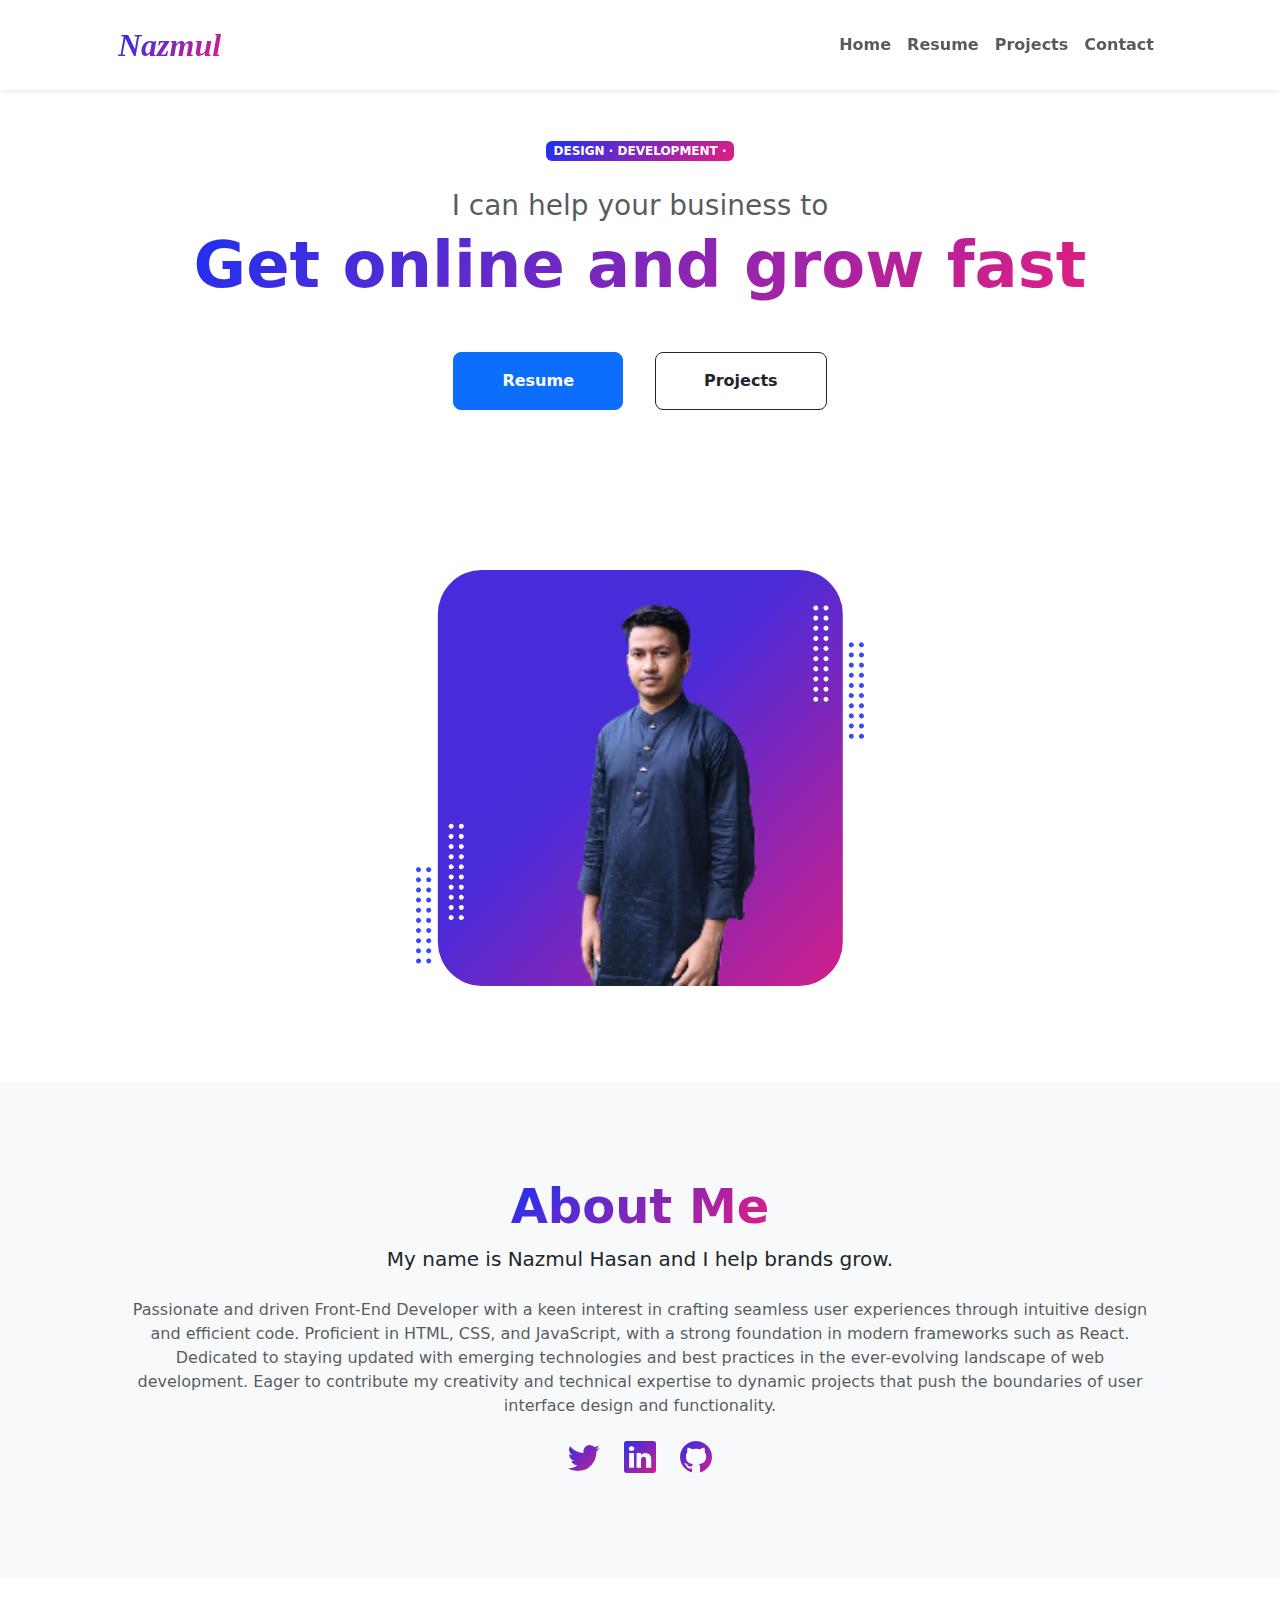
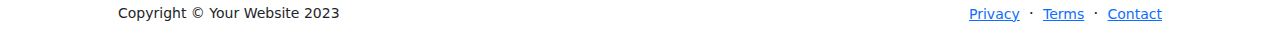
<file: index.html>
<!DOCTYPE html>
<html lang="en" data-bs-theme="light">

    <head>
        <meta charset="utf-8" />
        <meta name="viewport" content="width=device-width, initial-scale=1, shrink-to-fit=no" />
        <meta name="description" content="" />
        <meta name="author" content="" />
        <title>Nazmul</title>
        <link rel="icon" type="image/x-icon" href="assets/favicon.ico" />
        <link href="https://cdn.jsdelivr.net/npm/bootstrap-icons@1.8.1/font/bootstrap-icons.css" rel="stylesheet" />
        <link href="css/bootstrap.css" rel="stylesheet" />
        <link href="css/style.css" rel="stylesheet" />
    </head>

    <body class="d-flex flex-column h-100">
        <main class="flex-shrink-0">

            <!-- Navigation-->
            <nav class="navbar shadow-sm sticky-top navbar-expand-lg navbar-light bg-white py-3">
                <div class="container px-5">
                    <a class="navbar-brand" href="index.html"><span class="fw-bolder text-gradient">Nazmul</span></a>
                    <button class="navbar-toggler" type="button" data-bs-toggle="collapse" data-bs-target="#navbarSupportedContent" aria-controls="navbarSupportedContent" aria-expanded="false" aria-label="Toggle navigation"><span class="navbar-toggler-icon"></span></button>
                    <div class="collapse navbar-collapse" id="navbarSupportedContent">
                        <ul class="navbar-nav ms-auto mb-2 mb-lg-0 small fw-bolder">
                            <li class="nav-item"><a class="nav-link" href="index.html">Home</a></li>
                            <li class="nav-item"><a class="nav-link" href="resume.html">Resume</a></li>
                            <li class="nav-item"><a class="nav-link" href="projects.html">Projects</a></li>
                            <li class="nav-item"><a class="nav-link" href="contact.html">Contact</a></li>
                        </ul>
                    </div>
                </div>
            </nav>

            <!-- Header-->
            <header class="py-5">
                <div class="container px-5 pb-5">
                    <div class="row gx-5 align-items-center">
                        <div class="col-xxl-5">
                            <!-- Header text content-->
                            <div class="text-center text-xxl-start">
                                <div class="badge bg-gradient-primary-to-secondary text-white mb-4"><div class="text-uppercase">Design &middot; Development &middot;</div></div>
                                <div class="fs-3 fw-light text-muted">I can help your business to</div>
                                <h1 class="display-3 fw-bolder mb-5"><span class="text-gradient d-inline">Get online and grow fast</span></h1>
                                <div class="d-grid gap-3 d-sm-flex justify-content-sm-center justify-content-xxl-start mb-3">
                                    <a class="btn btn-primary btn-lg px-5 py-3 me-sm-3 fs-6 fw-bolder" href="resume.html">Resume</a>
                                    <a class="btn btn-outline-dark btn-lg px-5 py-3 fs-6 fw-bolder" href="projects.html">Projects</a>
                                </div>
                            </div>
                        </div>
                        <div class="col-xxl-7">
                            <div class="d-flex justify-content-center mt-5 mt-xxl-0">
                                <div class="profile">
                                    <img class="profile-img" src="assets/profile.JPG" alt="..." />
                                </div>
                            </div>
                        </div>
                    </div>
                </div>
            </header>

            <!-- About Section-->
            <section class="bg-light py-5">
                <div class="container px-5">
                    <div class="row gx-5 justify-content-center">
                        <div class="col-xxl-8">
                            <div class="text-center my-5">
                                <h2 class="display-5 fw-bolder"><span class="text-gradient d-inline">About Me</span></h2>
                                <p class="lead fw-light mb-4">My name is Nazmul Hasan and I help brands grow.</p>
                                <p class="text-muted">Passionate and driven Front-End Developer with a keen interest in crafting seamless user experiences through intuitive design and efficient code. Proficient in HTML, CSS, and JavaScript, with a strong foundation in modern frameworks such as React. Dedicated to staying updated with emerging technologies and best practices in the ever-evolving landscape of web development. Eager to contribute my creativity and technical expertise to dynamic projects that push the boundaries of user interface design and functionality.</p>
                                <div class="d-flex justify-content-center fs-2 gap-4">
                                    <a class="text-gradient" href="#!"><i class="bi bi-twitter"></i></a>
                                    <a class="text-gradient" href="https://www.linkedin.com/in/nazmul-hasan-92b420175/"><i class="bi bi-linkedin"></i></a>
                                    <a class="text-gradient" href="https://github.com/nazmulcse041"><i class="bi bi-github"></i></a>
                                </div>
                            </div>
                        </div>
                    </div>
                </div>
            </section>

        </main>
        <!-- Footer-->
        <footer class="bg-white py-4 mt-auto">
            <div class="container px-5">
                <div class="row align-items-center justify-content-between flex-column flex-sm-row">
                    <div class="col-auto"><div class="small m-0">Copyright &copy; Your Website 2023</div></div>
                    <div class="col-auto">
                        <a class="small" href="#!">Privacy</a>
                        <span class="mx-1">&middot;</span>
                        <a class="small" href="#!">Terms</a>
                        <span class="mx-1">&middot;</span>
                        <a class="small" href="#!">Contact</a>
                    </div>
                </div>
            </div>
        </footer>

        <script src="https://cdn.jsdelivr.net/npm/bootstrap@5.2.3/dist/js/bootstrap.bundle.min.js"></script>
    </body>
</html>
</file>
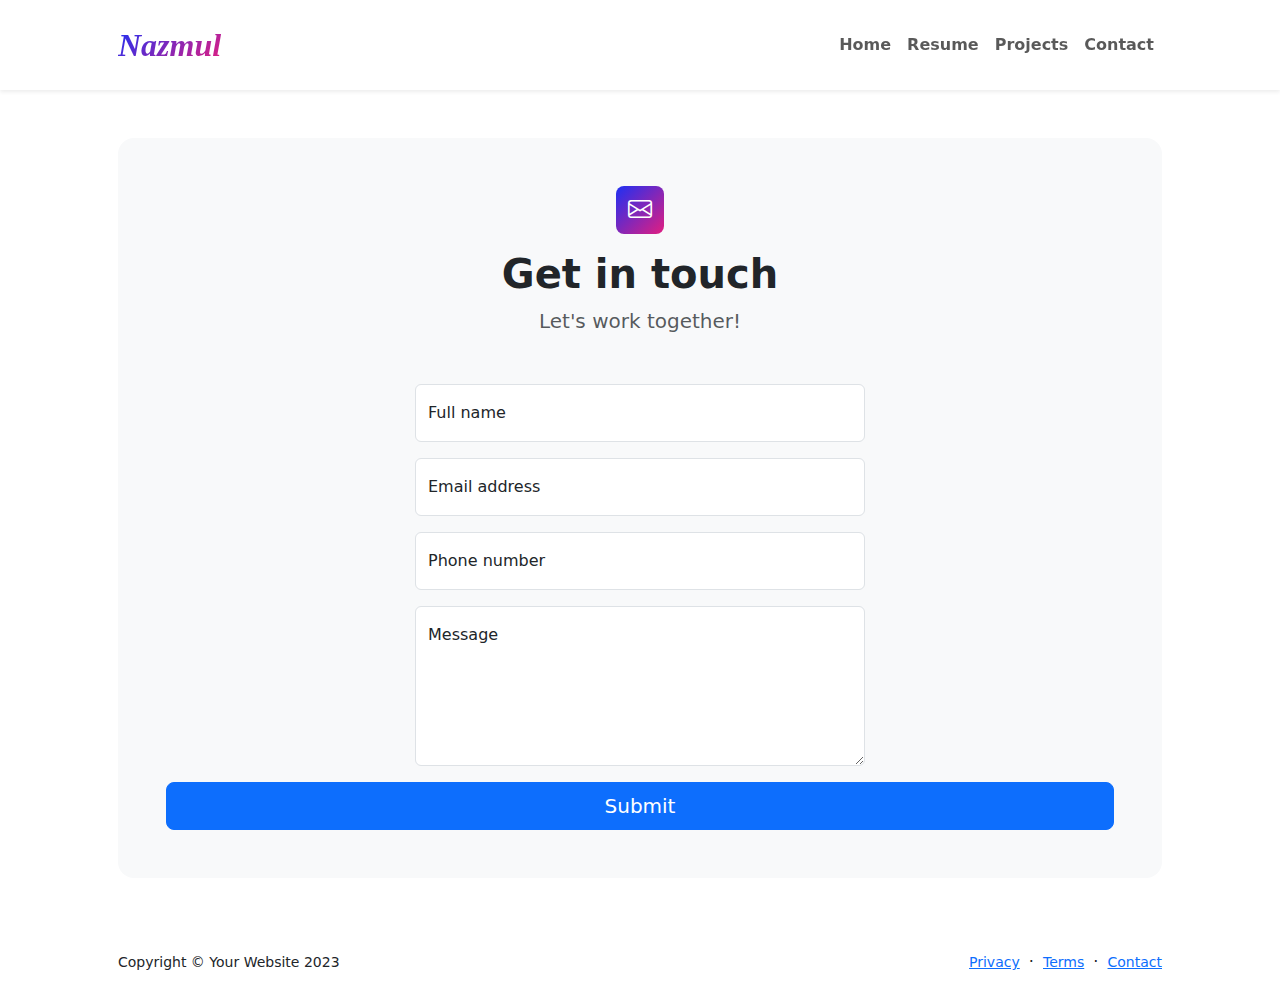
<file: contact.html>
<!DOCTYPE html>
<html lang="en">
    <head>
        <meta charset="utf-8" />
        <meta name="viewport" content="width=device-width, initial-scale=1, shrink-to-fit=no" />
        <meta name="description" content />
        <meta name="author" content />
        <title>Nazmul</title>
        <link rel="icon" type="image/x-icon" href="assets/favicon.ico" />
        <link href="https://cdn.jsdelivr.net/npm/bootstrap-icons@1.8.1/font/bootstrap-icons.css" rel="stylesheet" />
        <link href="css/bootstrap.css" rel="stylesheet" />
        <link href="css/style.css" rel="stylesheet" />
    </head>

    <body class="d-flex flex-column">
        <main class="flex-shrink-0">
            <!-- Navigation-->
            <nav class="navbar shadow-sm sticky-top navbar-expand-lg navbar-light bg-white py-3">
                <div class="container px-5">
                    <a class="navbar-brand" href="index.html"><span class="fw-bolder text-gradient">Nazmul</span></a>
                    <button class="navbar-toggler" type="button" data-bs-toggle="collapse" data-bs-target="#navbarSupportedContent" aria-controls="navbarSupportedContent" aria-expanded="false" aria-label="Toggle navigation"><span class="navbar-toggler-icon"></span></button>
                    <div class="collapse navbar-collapse" id="navbarSupportedContent">
                        <ul class="navbar-nav ms-auto mb-2 mb-lg-0 small fw-bolder">
                            <li class="nav-item"><a class="nav-link" href="index.html">Home</a></li>
                            <li class="nav-item"><a class="nav-link" href="resume.html">Resume</a></li>
                            <li class="nav-item"><a class="nav-link" href="projects.html">Projects</a></li>
                            <li class="nav-item"><a class="nav-link" href="contact.html">Contact</a></li>
                        </ul>
                    </div>
                </div>
            </nav>
            <!-- Page content-->
            <section class="py-5">
                <div class="container px-5">
                    <!-- Contact form-->
                    <div class="bg-light rounded-4 py-5 px-4 px-md-5">
                        <div class="text-center mb-5">
                            <div class="feature bg-primary bg-gradient-primary-to-secondary text-white rounded-3 mb-3"><i class="bi bi-envelope"></i></div>
                            <h1 class="fw-bolder">Get in touch</h1>
                            <p class="lead fw-normal text-muted mb-0">Let's work together!</p>
                        </div>
                        <div class="row gx-5 justify-content-center">
                            <div class="col-lg-8 col-xl-6">

                                <form id="contactForm">
                                    <!-- Name input-->
                                    <div class="form-floating mb-3">
                                        <input class="form-control" id="name" type="text" placeholder="Enter your name..."/>
                                        <label for="name">Full name</label>
                                    </div>
                                    <!-- Email address input-->
                                    <div class="form-floating mb-3">
                                        <input class="form-control" id="email" type="email" placeholder="name@example.com" />
                                        <label for="email">Email address</label>
                                    </div>
                                    <!-- Phone number input-->
                                    <div class="form-floating mb-3">
                                        <input class="form-control" id="phone" type="tel" placeholder="(123) 456-7890"/>
                                        <label for="phone">Phone number</label>
                                    </div>
                                    <!-- Message input-->
                                    <div class="form-floating mb-3">
                                        <textarea class="form-control" id="message" type="text" placeholder="Enter your message here..." style="height: 10rem"></textarea>
                                        <label for="message">Message</label>
                                    </div>
                                    </div>
                                    <div class="d-grid"><button class="btn btn-primary btn-lg" id="submitButton" type="submit">Submit</button></div>
                                </form>
                            </div>
                        </div>
                    </div>
                </div>
            </section>
        </main>

        <!-- Footer-->
        <footer class="bg-white py-4 mt-auto">
            <div class="container px-5">
                <div class="row align-items-center justify-content-between flex-column flex-sm-row">
                    <div class="col-auto"><div class="small m-0">Copyright &copy; Your Website 2023</div></div>
                    <div class="col-auto">
                        <a class="small" href="#!">Privacy</a>
                        <span class="mx-1">&middot;</span>
                        <a class="small" href="#!">Terms</a>
                        <span class="mx-1">&middot;</span>
                        <a class="small" href="#!">Contact</a>
                    </div>
                </div>
            </div>
        </footer>
        <!-- Bootstrap core JS-->
        <script src="https://cdn.jsdelivr.net/npm/bootstrap@5.2.3/dist/js/bootstrap.bundle.min.js"></script>
    </body>
</html>
</file>
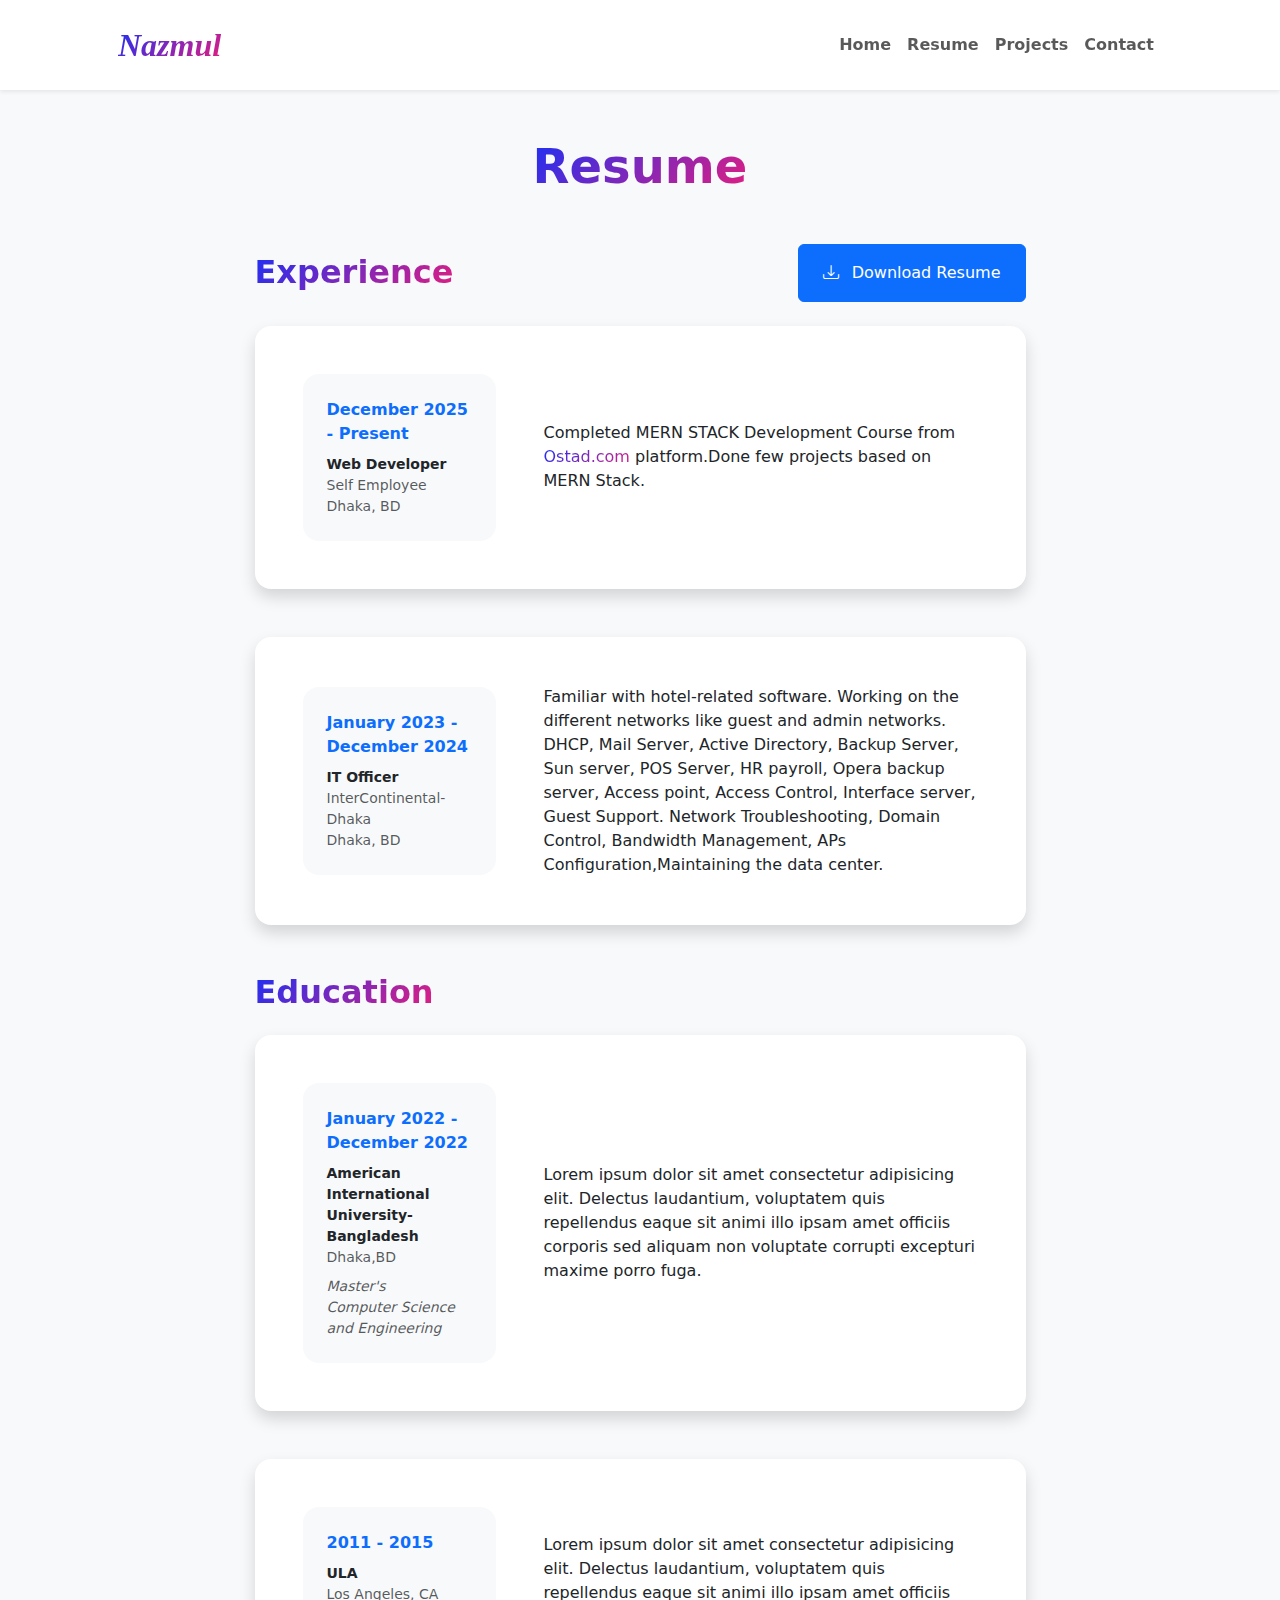
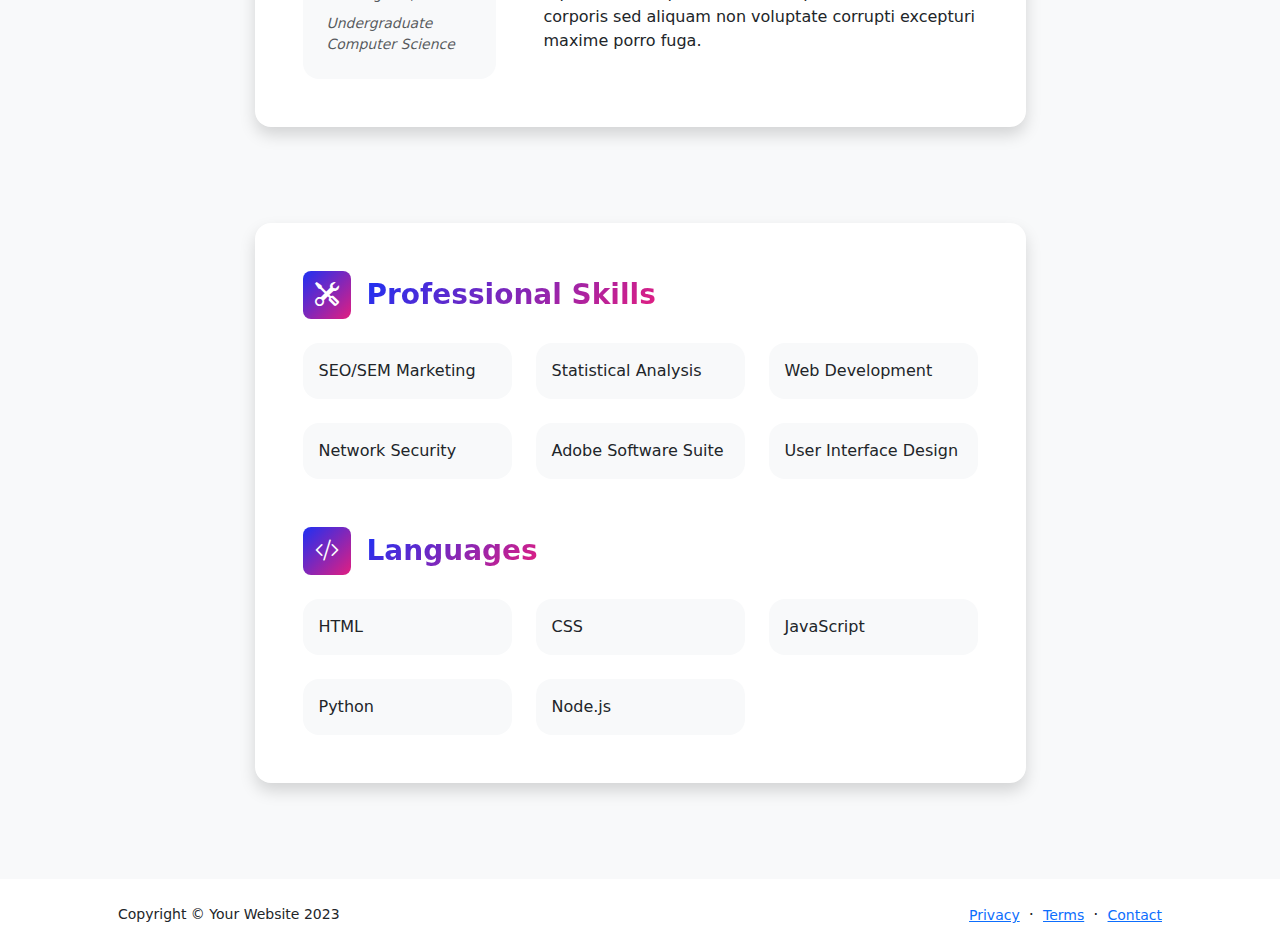
<file: resume.html>
<!DOCTYPE html>
<html lang="en">
    <head>
        <meta charset="utf-8" />
        <meta name="viewport" content="width=device-width, initial-scale=1, shrink-to-fit=no" />
        <meta name="description" content="" />
        <meta name="author" content="" />
        <title>Nazmul</title>
        <link rel="icon" type="image/x-icon" href="assets/favicon.ico" />
        <link href="https://cdn.jsdelivr.net/npm/bootstrap-icons@1.8.1/font/bootstrap-icons.css" rel="stylesheet" />
        <link href="css/bootstrap.css" rel="stylesheet" />
        <link href="css/style.css" rel="stylesheet" />
    </head>
    <body class="d-flex flex-column h-100 bg-light">
        <main class="flex-shrink-0">

            <!-- Navigation-->
            <nav class="navbar shadow-sm sticky-top navbar-expand-lg navbar-light bg-white py-3">
                <div class="container px-5">
                    <a class="navbar-brand" href="index.html"><span class="fw-bolder text-gradient">Nazmul</span></a>
                    <button class="navbar-toggler" type="button" data-bs-toggle="collapse" data-bs-target="#navbarSupportedContent" aria-controls="navbarSupportedContent" aria-expanded="false" aria-label="Toggle navigation"><span class="navbar-toggler-icon"></span></button>
                    <div class="collapse navbar-collapse" id="navbarSupportedContent">
                        <ul class="navbar-nav ms-auto mb-2 mb-lg-0 small fw-bolder">
                            <li class="nav-item"><a class="nav-link" href="index.html">Home</a></li>
                            <li class="nav-item"><a class="nav-link" href="resume.html">Resume</a></li>
                            <li class="nav-item"><a class="nav-link" href="projects.html">Projects</a></li>
                            <li class="nav-item"><a class="nav-link" href="contact.html">Contact</a></li>
                        </ul>
                    </div>
                </div>
            </nav>

            <!-- Page Content-->
            <div class="container px-5 my-5">
                <div class="text-center mb-5">
                    <h1 class="display-5 fw-bolder mb-0"><span class="text-gradient d-inline">Resume</span></h1>
                </div>
                <div class="row gx-5 justify-content-center">
                    <div class="col-lg-11 col-xl-9 col-xxl-8">
                        <!-- Experience Section-->
                        <section>
                            <div class="d-flex align-items-center justify-content-between mb-4">
                                <h2 class="text-primary fw-bolder mb-0"><span class="text-gradient">Experience</span></h2>
                                <a class="btn btn-primary px-4 py-3" href="./assets/CV_Nazmul Hasan.pdf">
                                    <div class="d-inline-block bi bi-download me-2"></div>
                                    Download Resume
                                </a>
                            </div>

                            <!-- Experience Card 1-->
                            <div class="card shadow border-0 rounded-4 mb-5">
                                <div class="card-body p-5">
                                    <div class="row align-items-center gx-5">
                                        <div class="col text-center text-lg-start mb-4 mb-lg-0">
                                            <div class="bg-light p-4 rounded-4">
                                                <div class="text-primary fw-bolder mb-2">December 2025 - Present</div>
                                                <div class="small fw-bolder">Web Developer</div>
                                                <div class="small text-muted">Self Employee</div>
                                                <div class="small text-muted">Dhaka, BD</div>
                                            </div>
                                        </div>
                                        <div class="col-lg-8"><div>Completed MERN STACK Development Course from <Span class="text-gradient"> Ostad.com </Span>  platform.Done few projects based on MERN Stack. </div></div>
                                    </div>
                                </div>
                            </div>

                            <!-- Experience Card 2-->
                            <div class="card shadow border-0 rounded-4 mb-5">
                                <div class="card-body p-5">
                                    <div class="row align-items-center gx-5">
                                        <div class="col text-center text-lg-start mb-4 mb-lg-0">
                                            <div class="bg-light p-4 rounded-4">
                                                <div class="text-primary fw-bolder mb-2">January 2023 - December 2024</div>
                                                <div class="small fw-bolder">IT Officer</div>
                                                <div class="small text-muted">InterContinental-Dhaka</div>
                                                <div class="small text-muted">Dhaka, BD</div>
                                            </div>
                                        </div>
                                        <div class="col-lg-8"><div>Familiar with hotel-related software.
                                            Working on the different networks like guest and admin networks.
                                            DHCP, Mail Server, Active Directory, Backup Server, Sun server, POS Server, HR payroll, Opera backup server, Access point, Access Control, Interface server, Guest Support.
                                            Network Troubleshooting, Domain Control, Bandwidth Management, APs Configuration,Maintaining the data center.</div></div>
                                    </div>
                                </div>
                            </div>

                        </section>
                        <!-- Education Section-->
                        <section>
                            <h2 class=" fw-bolder mb-4 "><span class="text-gradient">Education</span></h2>
                            <!-- Education Card 1-->

                            <div class="card shadow border-0 rounded-4 mb-5">
                                <div class="card-body p-5">
                                    <div class="row align-items-center gx-5">
                                        <div class="col text-center text-lg-start mb-4 mb-lg-0">
                                            <div class="bg-light p-4 rounded-4">
                                                <div class="text-primary fw-bolder mb-2">January 2022 - December 2022</div>
                                                <div class="mb-2">
                                                    <div class="small fw-bolder">American International University-Bangladesh</div>
                                                    <div class="small text-muted">Dhaka,BD</div>
                                                </div>
                                                <div class="fst-italic">
                                                    <div class="small text-muted">Master's</div>
                                                    <div class="small text-muted">Computer Science and  Engineering</div>
                                                </div>
                                            </div>
                                        </div>
                                        <div class="col-lg-8">
                                            <div>
                                                Lorem ipsum dolor sit amet consectetur adipisicing elit. Delectus laudantium, voluptatem quis repellendus eaque sit animi illo ipsam amet officiis corporis sed aliquam non voluptate corrupti excepturi maxime porro fuga.
                                            </div>
                                        </div>
                                    </div>
                                </div>
                            </div>

                            <!-- Education Card 2-->
                            <div class="card shadow border-0 rounded-4 mb-5">
                                <div class="card-body p-5">
                                    <div class="row align-items-center gx-5">
                                        <div class="col text-center text-lg-start mb-4 mb-lg-0">
                                            <div class="bg-light p-4 rounded-4">
                                                <div class="text-primary fw-bolder mb-2">2011 - 2015</div>
                                                <div class="mb-2">
                                                    <div class="small fw-bolder">ULA</div>
                                                    <div class="small text-muted">Los Angeles, CA</div>
                                                </div>
                                                <div class="fst-italic">
                                                    <div class="small text-muted">Undergraduate</div>
                                                    <div class="small text-muted">Computer Science</div>
                                                </div>
                                            </div>
                                        </div>
                                        <div class="col-lg-8"><div>Lorem ipsum dolor sit amet consectetur adipisicing elit. Delectus laudantium, voluptatem quis repellendus eaque sit animi illo ipsam amet officiis corporis sed aliquam non voluptate corrupti excepturi maxime porro fuga.</div></div>
                                    </div>
                                </div>
                            </div>

                        </section>
                        <!-- Divider-->
                        <div class="pb-5"></div>
                        <!-- Skills Section-->
                        <section>
                            <!-- Skillset Card-->
                            <div class="card shadow border-0 rounded-4 mb-5">
                                <div class="card-body p-5">
                                    <!-- Professional skills list-->
                                    <div class="mb-5">
                                        <div class="d-flex align-items-center mb-4">
                                            <div class="feature bg-primary bg-gradient-primary-to-secondary text-white rounded-3 me-3"><i class="bi bi-tools"></i></div>
                                            <h3 class="fw-bolder mb-0"><span class="text-gradient d-inline">Professional Skills</span></h3>
                                        </div>
                                        <div class="row row-cols-1 row-cols-md-3 mb-4">
                                            <div class="col mb-4 mb-md-0"><div class="d-flex align-items-center bg-light rounded-4 p-3 h-100">SEO/SEM Marketing</div></div>
                                            <div class="col mb-4 mb-md-0"><div class="d-flex align-items-center bg-light rounded-4 p-3 h-100">Statistical Analysis</div></div>
                                            <div class="col"><div class="d-flex align-items-center bg-light rounded-4 p-3 h-100">Web Development</div></div>
                                        </div>
                                        <div class="row row-cols-1 row-cols-md-3">
                                            <div class="col mb-4 mb-md-0"><div class="d-flex align-items-center bg-light rounded-4 p-3 h-100">Network Security</div></div>
                                            <div class="col mb-4 mb-md-0"><div class="d-flex align-items-center bg-light rounded-4 p-3 h-100">Adobe Software Suite</div></div>
                                            <div class="col"><div class="d-flex align-items-center bg-light rounded-4 p-3 h-100">User Interface Design</div></div>
                                        </div>
                                    </div>
                                    <!-- Languages list-->
                                    <div class="mb-0">
                                        <div class="d-flex align-items-center mb-4">
                                            <div class="feature bg-primary bg-gradient-primary-to-secondary text-white rounded-3 me-3"><i class="bi bi-code-slash"></i></div>
                                            <h3 class="fw-bolder mb-0"><span class="text-gradient d-inline">Languages</span></h3>
                                        </div>
                                        <div class="row row-cols-1 row-cols-md-3 mb-4">
                                            <div class="col mb-4 mb-md-0"><div class="d-flex align-items-center bg-light rounded-4 p-3 h-100">HTML</div></div>
                                            <div class="col mb-4 mb-md-0"><div class="d-flex align-items-center bg-light rounded-4 p-3 h-100">CSS</div></div>
                                            <div class="col"><div class="d-flex align-items-center bg-light rounded-4 p-3 h-100">JavaScript</div></div>
                                        </div>
                                        <div class="row row-cols-1 row-cols-md-3">
                                            <div class="col mb-4 mb-md-0"><div class="d-flex align-items-center bg-light rounded-4 p-3 h-100">Python</div></div>
                                            
                                            <div class="col"><div class="d-flex align-items-center bg-light rounded-4 p-3 h-100">Node.js</div></div>
                                        </div>
                                    </div>
                                </div>
                            </div>
                        </section>
                    </div>
                </div>
            </div>


        </main>
        <!-- Footer-->
        <footer class="bg-white py-4 mt-auto">
            <div class="container px-5">
                <div class="row align-items-center justify-content-between flex-column flex-sm-row">
                    <div class="col-auto"><div class="small m-0">Copyright &copy; Your Website 2023</div></div>
                    <div class="col-auto">
                        <a class="small" href="#!">Privacy</a>
                        <span class="mx-1">&middot;</span>
                        <a class="small" href="#!">Terms</a>
                        <span class="mx-1">&middot;</span>
                        <a class="small" href="#!">Contact</a>
                    </div>
                </div>
            </div>
        </footer>
        <!-- Bootstrap core JS-->
        <script src="https://cdn.jsdelivr.net/npm/bootstrap@5.2.3/dist/js/bootstrap.bundle.min.js"></script>
    </body>
</html>
</file>
<file: css/style.css>
/* Custom CSS*/
body,
html {
    height: 100%;
}
.bg-gradient-primary-to-secondary {
    background: #1e30f3;
    background: linear-gradient(135deg, #1e30f3 0%, #e21e80 100%);
}
.navbar-brand{
    color: brown;
    font-size: 2rem;
    font-weight: 800;
    font-style: oblique;
    font-family: Georgia, 'Times New Roman', Times, serif;
}
.nav-item{
    font-size: medium;
}

.text-gradient {
    background: -webkit-linear-gradient(315deg, #1e30f3 0%, #e21e80 100%);
    -webkit-background-clip: text;
    -webkit-text-fill-color: transparent;
}

.text-gradient:hover{
    -ms-transform: scale(1.5); /* IE 9 */
    -webkit-transform: scale(1.5); /* Safari 3-8 */
    transform: scale(1.5);
    transition: 1s ease-out; 
}

.rounded-4 {
    border-radius: 1rem !important;
}

.feature {
    display: inline-flex;
    align-items: center;
    justify-content: center;
    height: 3rem;
    width: 3rem;
    font-size: 1.5rem;
}

.profile {
    background-image:url("../assets/profile-back.svg");
    background-repeat: no-repeat;
    background-size: 100%;
    background-position: bottom;
    position: relative;
    height: 75vw;
    width: 75vw;
    margin-top: 5vw;
    max-height: 40rem;
    max-width: 40rem;
}
.profile .profile-img {
    height: 80vw;
    max-height: 45rem;
    position: absolute;
    bottom: 0;
    left: 50%;
    transform: translateX(-50%);
}

.bi:hover{
    -ms-transform: scale(1.5); /* IE 9 */
    -webkit-transform: scale(1.5); /* Safari 3-8 */
    transform: scale(1.5);
}


@media (min-width: 576px) {
    .profile {
        height: 60vw;
        width: 60vw;
    }
    .profile .profile-img {
        height: 65vw;
    }
}
@media (min-width: 768px) {
    .profile {
        height: 50vw;
        width: 50vw;
    }
    .profile .profile-img {
        height: 55vw;
    }
}
@media (min-width: 992px) {
    .profile {
        height: 40vw;
        width: 40vw;
    }
    .profile .profile-img {
        height: 45vw;
    }
}
@media (min-width: 1200px) {
    .profile {
        height: 35vw;
        width: 35vw;
    }
    .profile .profile-img {
        height: 40vw;
    }
}

#loading-div{
    display: flex;
    justify-content: center;
    align-items: center;
    text-align: center;
    min-height: 70vh;
    overflow: hidden;

}

#loading-spinner {
    width: 60px;
    height: 60px;
    position: relative;
    border: 3px solid #f3f3f3;
    border-radius: 50%;
    border-top-color:#1e30f3;
    animation: spin 1s linear infinite;
}

@keyframes spin {
    0% { transform: rotate(0deg); }
    100% { transform: rotate(360deg); }
}
</file>
